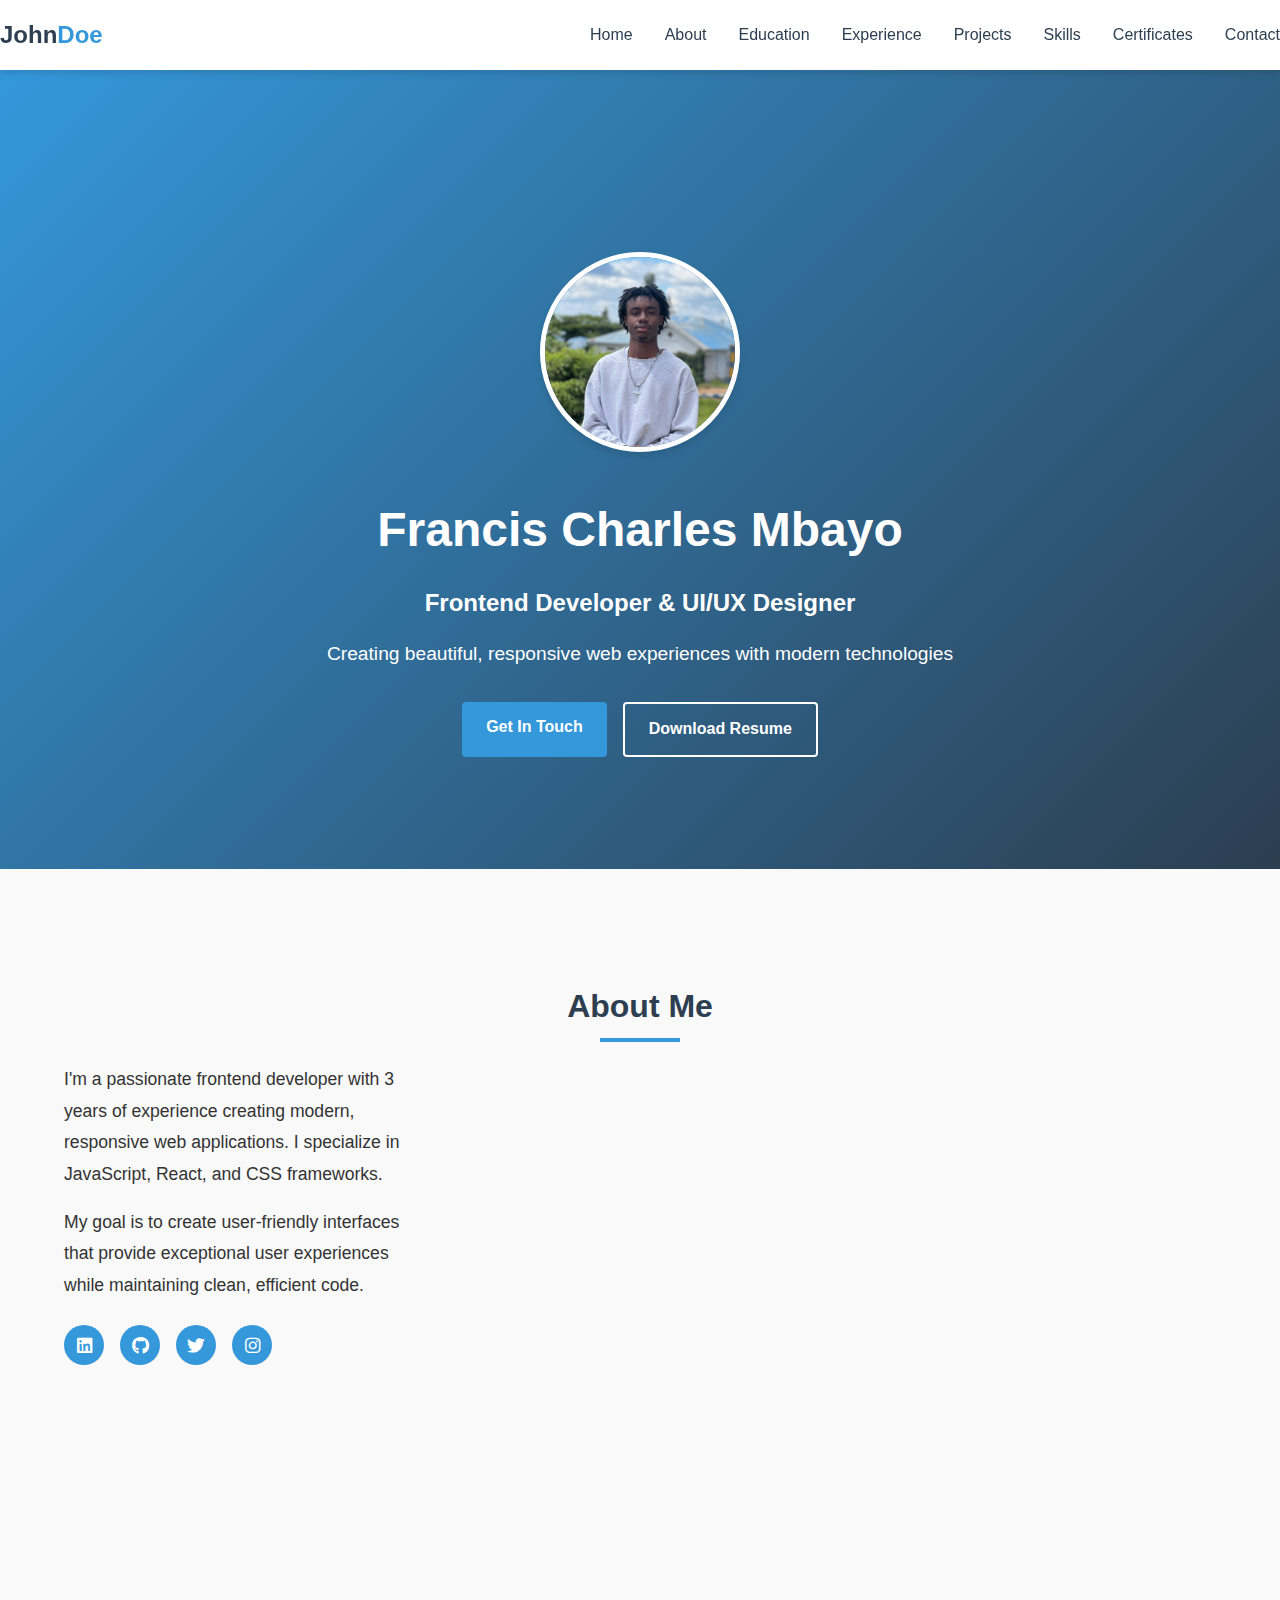
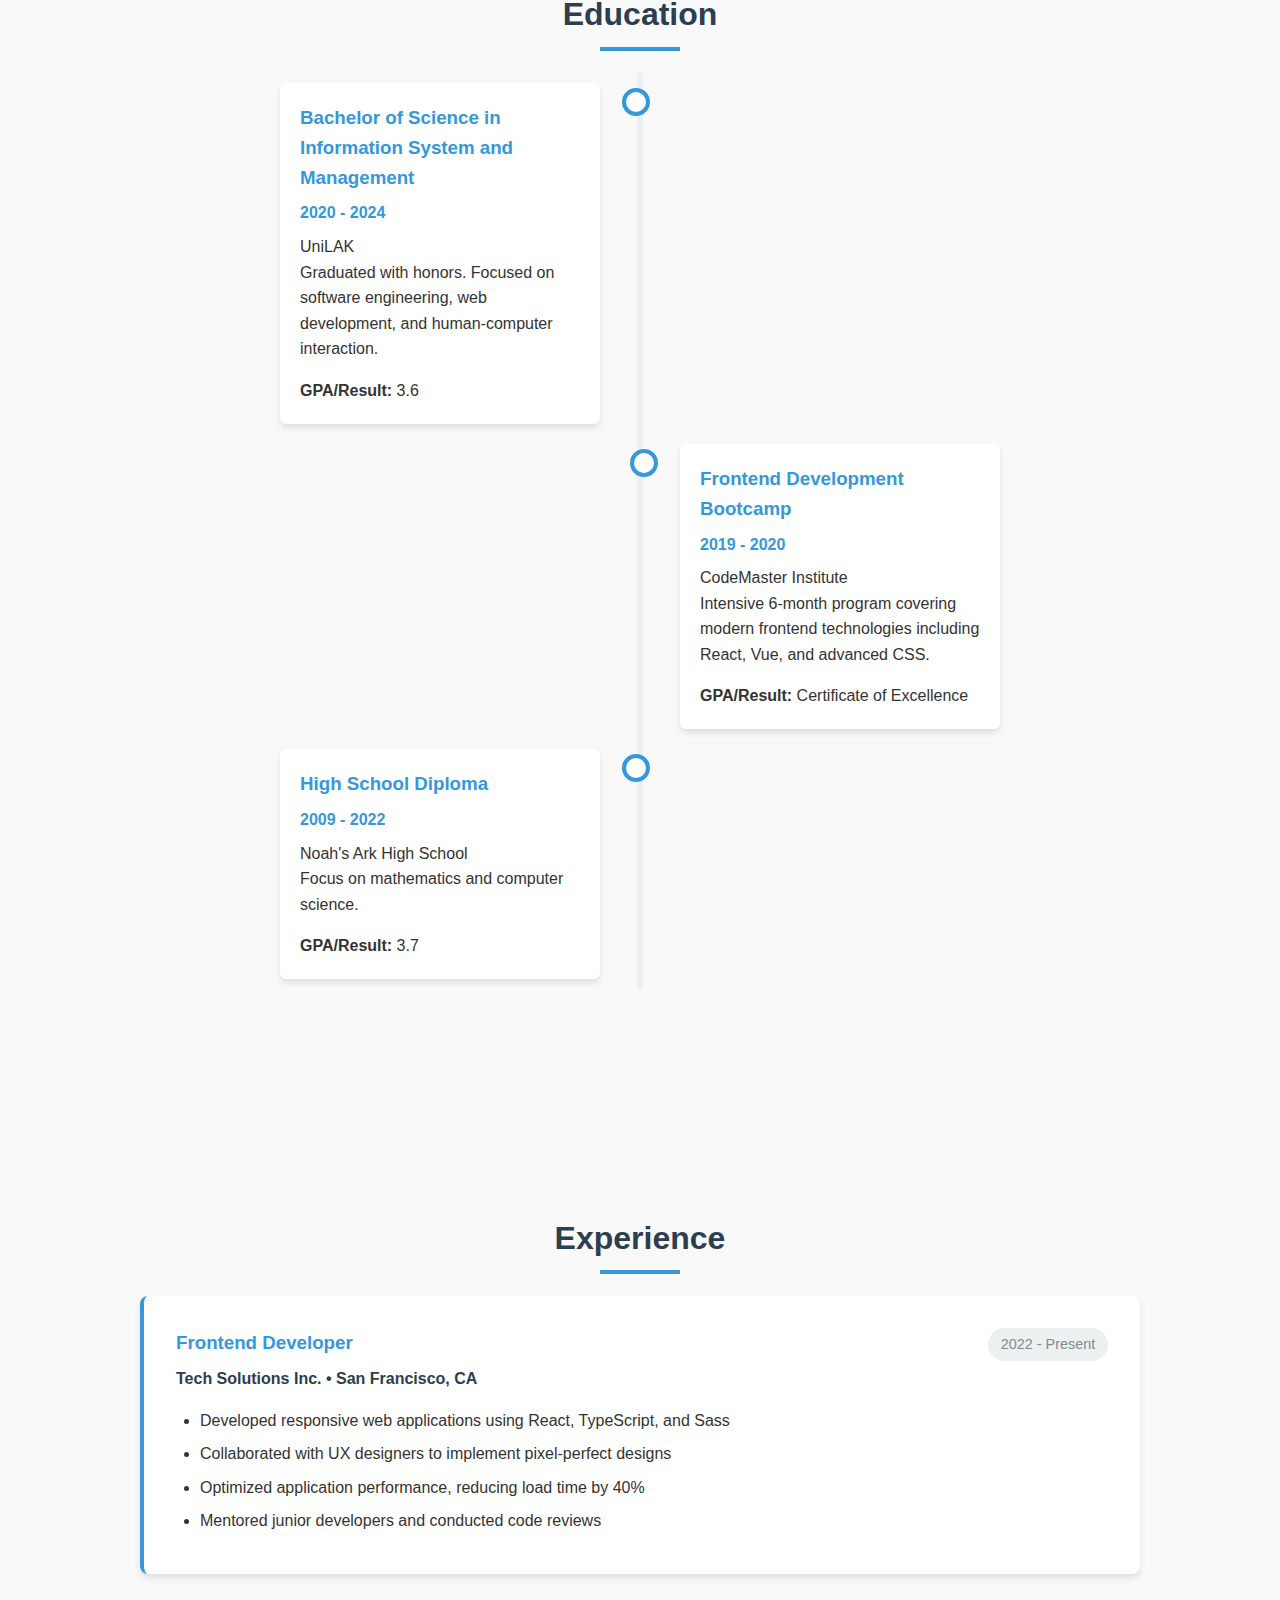
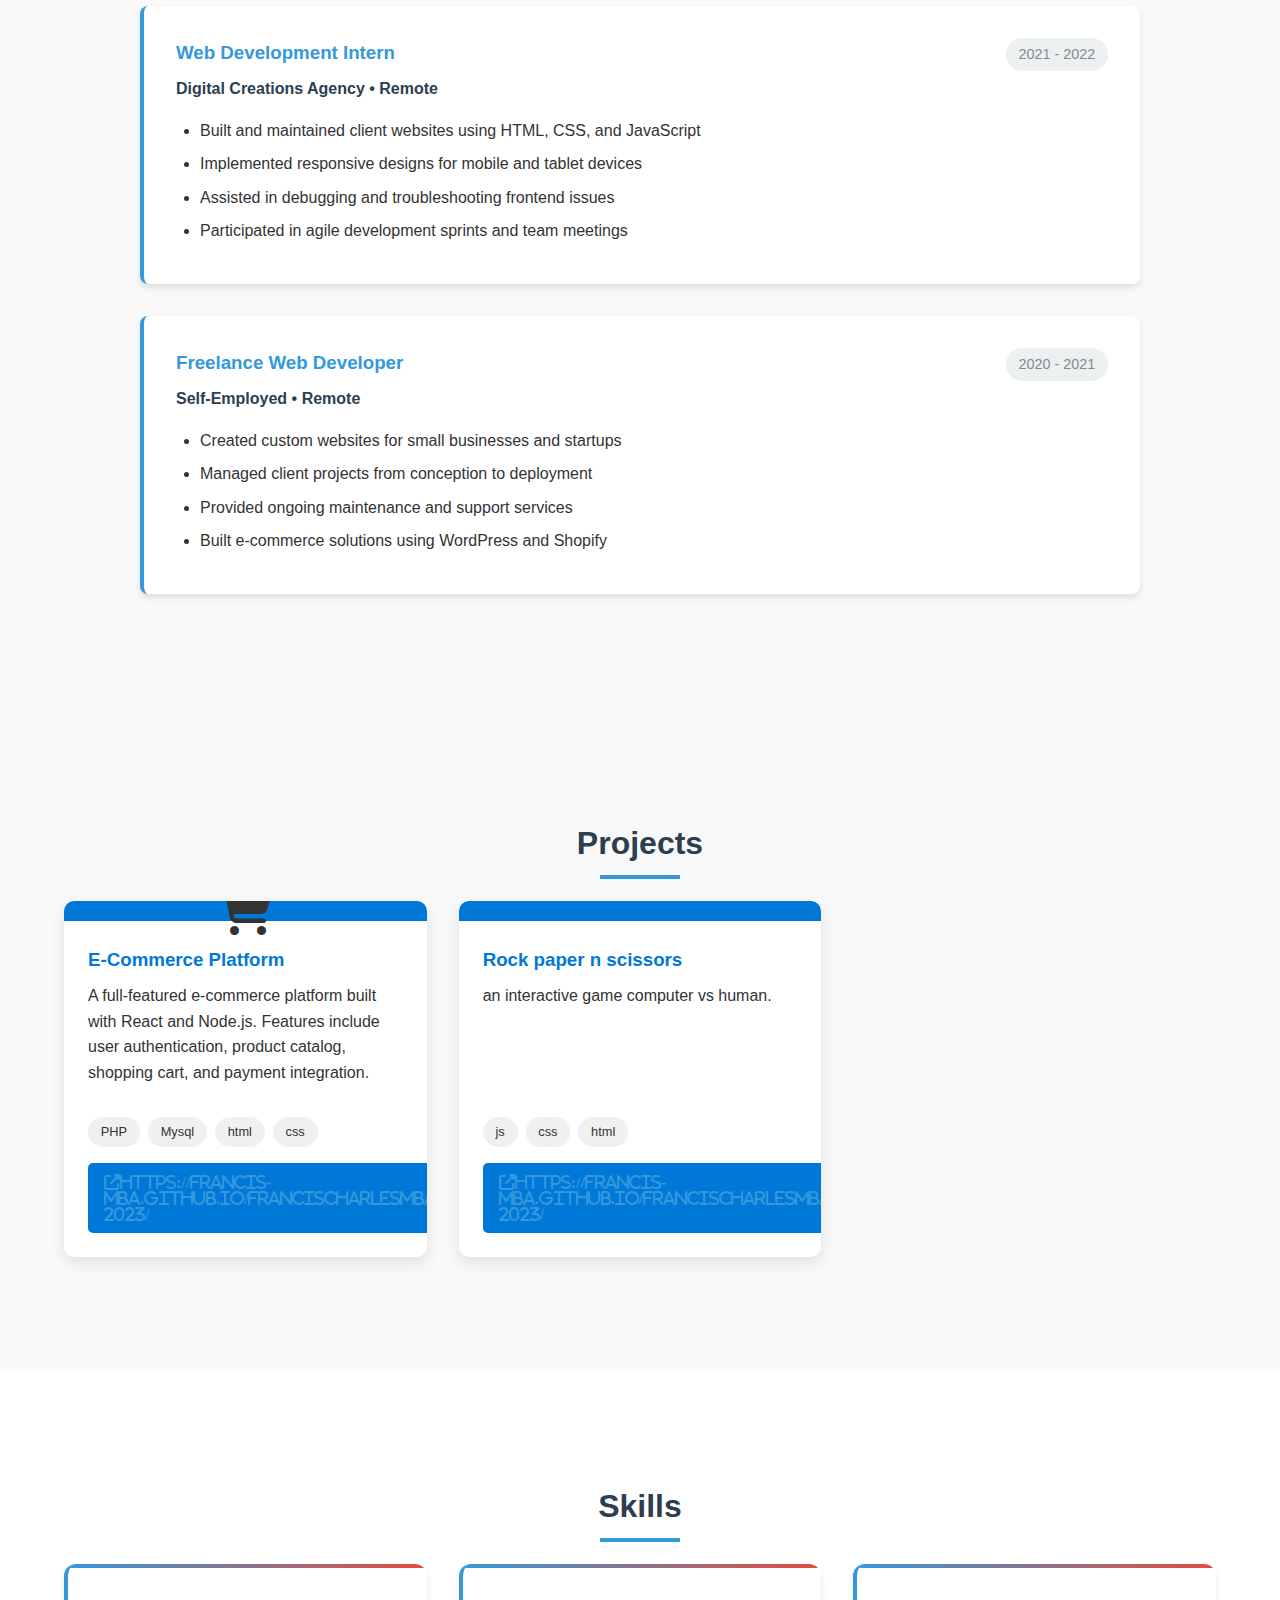
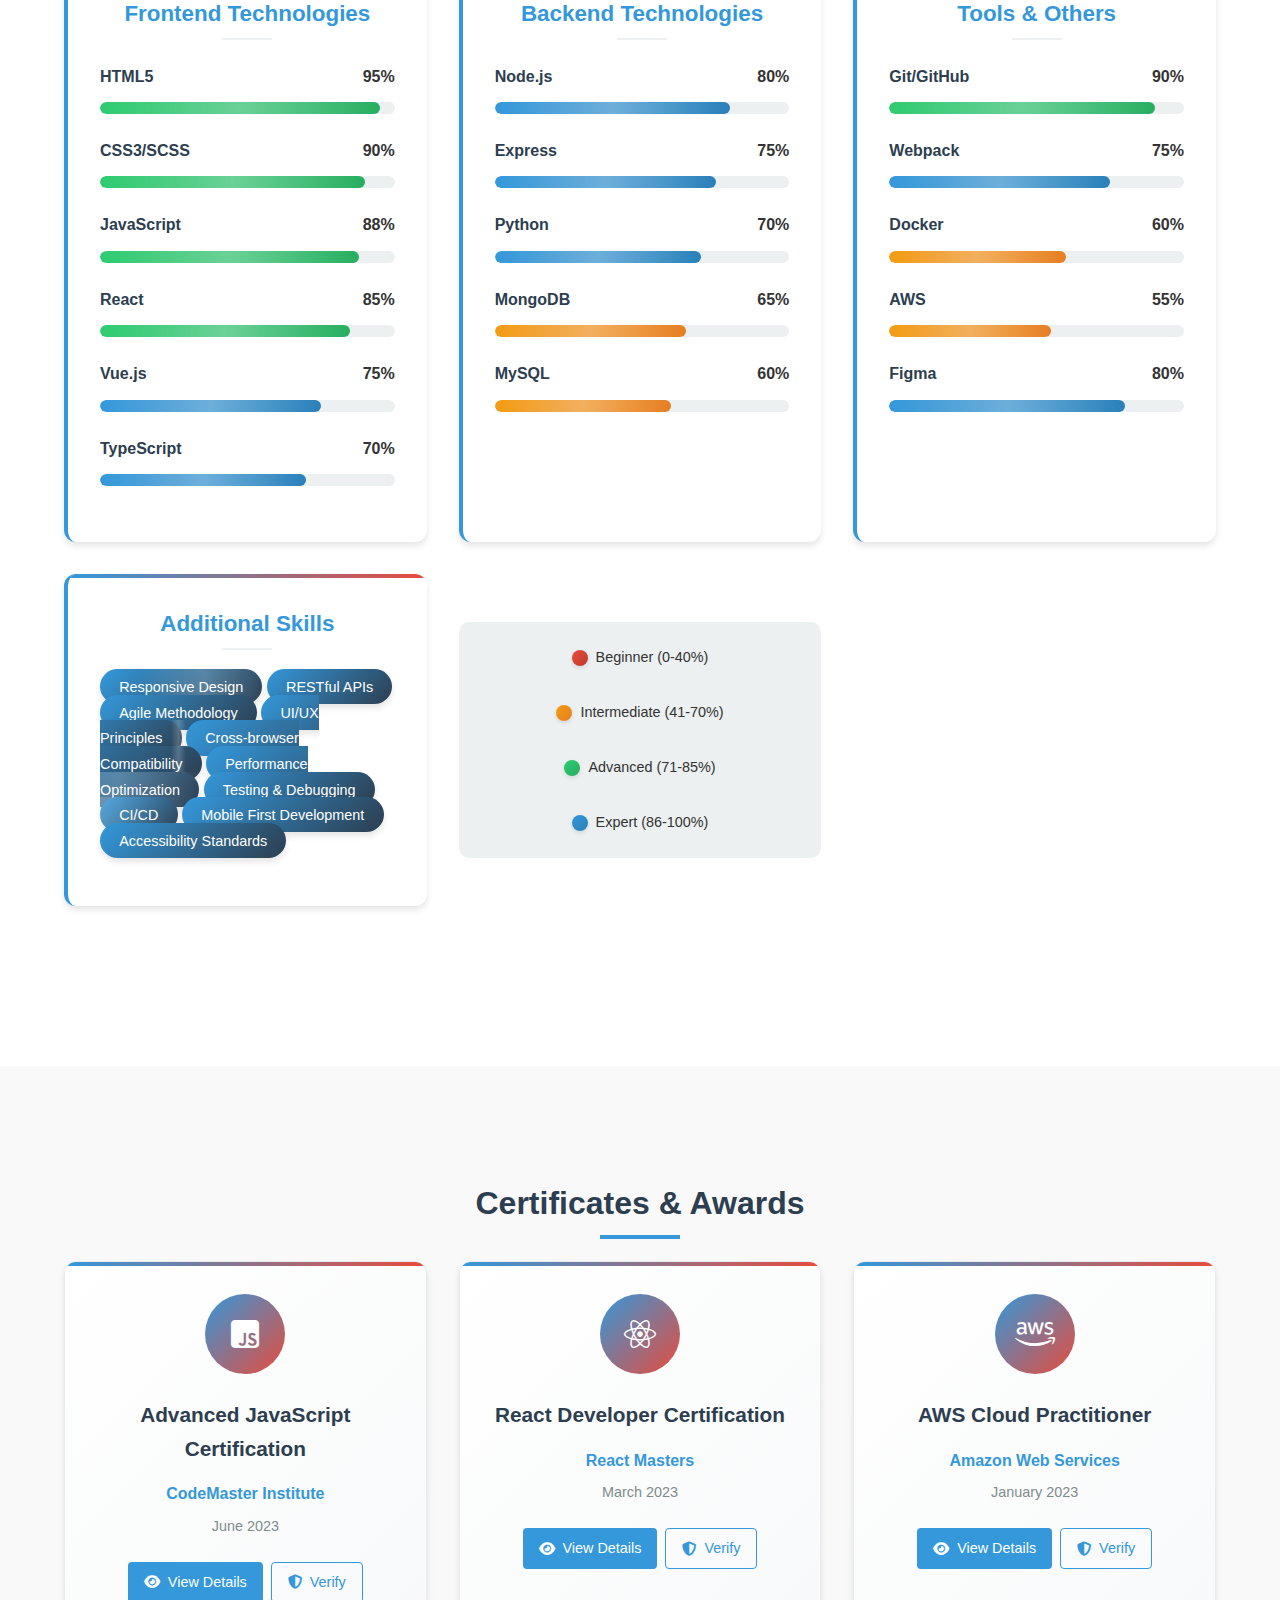
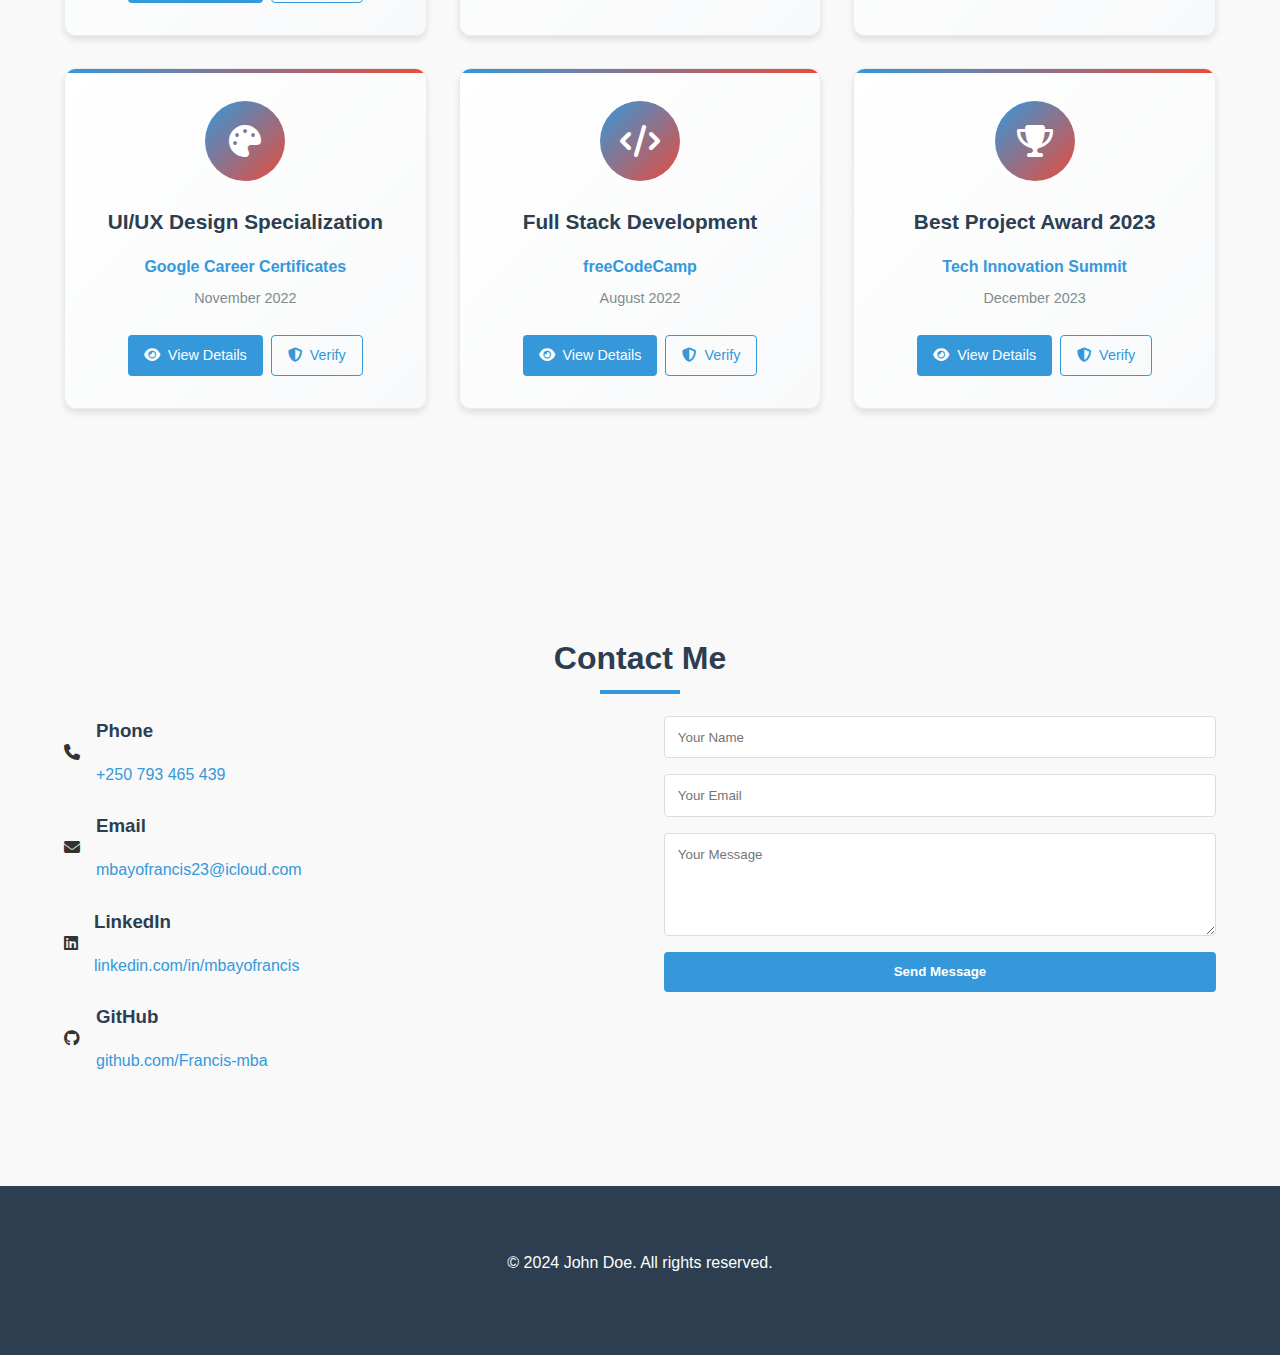
<file: Portfolio/index.html>
<!-- Francis Charles Mbayo -->

<!DOCTYPE html>
<html lang="en">
<head>
    <meta charset="UTF-8">
    <meta name="viewport" content="width=device-width, initial-scale=1.0">
    <title>Francis Charles Mbayo| Portfolio</title>
    <link rel="stylesheet" href="https://cdnjs.cloudflare.com/ajax/libs/font-awesome/6.4.0/css/all.min.css">
    <link rel="stylesheet" href="css/style.css">
    <link rel="stylesheet" href="css/certificates.css">
    <link rel="stylesheet" href="css/skills.css">
    <link rel="stylesheet" href="css/experience.css">
    <link rel="stylesheet" href="css/education.css">
    <link rel="stylesheet" href="css/project.css">
</head>
<body>
    <!-- Navigation -->
    <header>
        <nav class="nav-container">
            <div class="logo">John<span>Doe</span></div>
            <ul class="nav-links">
                <li><a href="#home">Home</a></li>
                <li><a href="#about">About</a></li>
                <li><a href="#education">Education</a></li>
                <li><a href="#experience">Experience</a></li>
                <li><a href="#projects">Projects</a></li>
                <li><a href="#skills">Skills</a></li>
                <li><a href="#certificates">Certificates</a></li>
                <li><a href="#contact">Contact</a></li>
            </ul>
            <div class="hamburger">
                <i class="fas fa-bars"></i>
            </div>
        </nav>
    </header>

    <!-- Hero Section -->
    <section id="home" class="hero">
        <div class="container">
            <div class="hero-content">
                <img src="img/WhatsApp Image 2025-11-10 at 15.23.28_44eb12c9.jpg" alt="Profile Photo" class="profile-img">
                <h1>Francis Charles Mbayo</h1>
                <h2>Frontend Developer & UI/UX Designer</h2>
                <p>Creating beautiful, responsive web experiences with modern technologies</p>
                <div class="hero-btns">
                    <a href="#contact" class="btn">Get In Touch</a>
                    <a href="resume.pdf" class="btn btn-outline" download>Download Resume</a>
                </div>
            </div>
        </div>
    </section>

    <!-- About Section -->
    <section id="about" class="about">
        <div class="container">
            <h2>About Me</h2>
            <div class="about-content">
                <div class="about-text">
                    <p>I'm a passionate frontend developer with 3 years of experience creating modern, responsive web applications. I specialize in JavaScript, React, and CSS frameworks.</p>
                    <p>My goal is to create user-friendly interfaces that provide exceptional user experiences while maintaining clean, efficient code.</p>
                    <div class="social-links">
                        <a href="#"><i class="fab fa-linkedin"></i></a>
                        <a href="#"><i class="fab fa-github"></i></a>
                        <a href="#"><i class="fab fa-twitter"></i></a>
                        <a href="#"><i class="fab fa-instagram"></i></a>
                    </div>
                </div>
            </div>
        </div>
    </section>

    <!-- Education Section -->
    <section id="education" class="education">
        <div class="container">
            <h2>Education</h2>
            <div id="education-container" class="education-container">
                <!-- Education content will be loaded by education.js -->
            </div>
        </div>
    </section>

    <!-- Experience Section -->
    <section id="experience" class="experience">
        <div class="container">
            <h2>Experience</h2>
            <div id="experience-container" class="experience-container">
                <!-- Experience content will be loaded by experience.js -->
            </div>
        </div>
    </section>

    <!-- Projects Section -->
    <section id="projects" class="projects">
        <div class="container">
            <h2>Projects</h2>
            <div id="projects-container" class="projects-grid">
                <!-- Projects content will be loaded by projects.js -->
            </div>
        </div>
    </section>

    <!-- Skills Section -->
    <section id="skills" class="skills">
        <div class="container">
            <h2>Skills</h2>
            <div id="skills-container" class="skills-container">
                <!-- Skills content will be loaded by skills.js -->
            </div>
        </div>
    </section>

    <!-- Certificates Section -->
    <section id="certificates" class="certificates">
        <div class="container">
            <h2>Certificates & Awards</h2>
            <div id="certificates-container" class="certificates-grid">
                <!-- Certificates content will be loaded by certificates.js -->
            </div>
        </div>
    </section>

 <!-- ===========================
     CONTACT SECTION
=========================== -->
<section id="contact" class="contact">
    <div class="container">

        <!-- Section Title -->
        <h2>Contact Me</h2>

        <div class="contact-container">

            <!-- ===========================
                 CONTACT INFORMATION (LEFT)
            ============================ -->
            <div class="contact-info">

                <!-- Phone -->
                <div class="contact-item">
                    <i class="fas fa-phone"></i>
                    <div>
                        <h3>Phone</h3>
                        <a href="tel:+250793465439">+250 793 465 439</a>
                    </div>
                </div>

                <!-- Email -->
                <div class="contact-item">
                    <i class="fas fa-envelope"></i>
                    <div>
                        <h3>Email</h3>
                        <a href="mailto:mbayofrancis23@icloud.com">
                            mbayofrancis23@icloud.com
                        </a>
                    </div>
                </div>

                <!-- LinkedIn -->
                <div class="contact-item">
                    <i class="fab fa-linkedin"></i>
                    <div>
                        <h3>LinkedIn</h3>
                        <a href="https://linkedin.com/in/mbayofrancis" target="_blank">
                            linkedin.com/in/mbayofrancis
                        </a>
                    </div>
                </div>

                <!-- GitHub -->
                <div class="contact-item">
                    <i class="fab fa-github"></i>
                    <div>
                        <h3>GitHub</h3>
                        <a href="https://github.com/Francis-mba" target="_blank">
                            github.com/Francis-mba
                        </a>
                    </div>
                </div>

            </div>

            <!-- ===========================
                 CONTACT FORM (RIGHT)
            ============================ -->
            <form class="contact-form">
                
                <!-- Name Input -->
                <input type="text" placeholder="Your Name" required>
                
                <!-- Email Input -->
                <input type="email" placeholder="Your Email" required>
                
                <!-- Message Area -->
                <textarea placeholder="Your Message" rows="5" required></textarea>
                
                <!-- Submit Button -->
                <button type="submit" class="btn">Send Message</button>

            </form>

        </div>
    </div>
</section>



    <!-- Footer -->
    <footer>
        <div class="container">
            <p>&copy; 2024 John Doe. All rights reserved.</p>
        </div>
    </footer>

    <!-- JavaScript Files -->
    <script src="js/main.js"></script>
    <script src="js/education.js"></script>
    <script src="js/experience.js"></script>
    <script src="js/project.js"></script>
    <script src="js/certificates.js"></script>
    <script src="js/skills.js"></script>
</body>
</html>
</file>
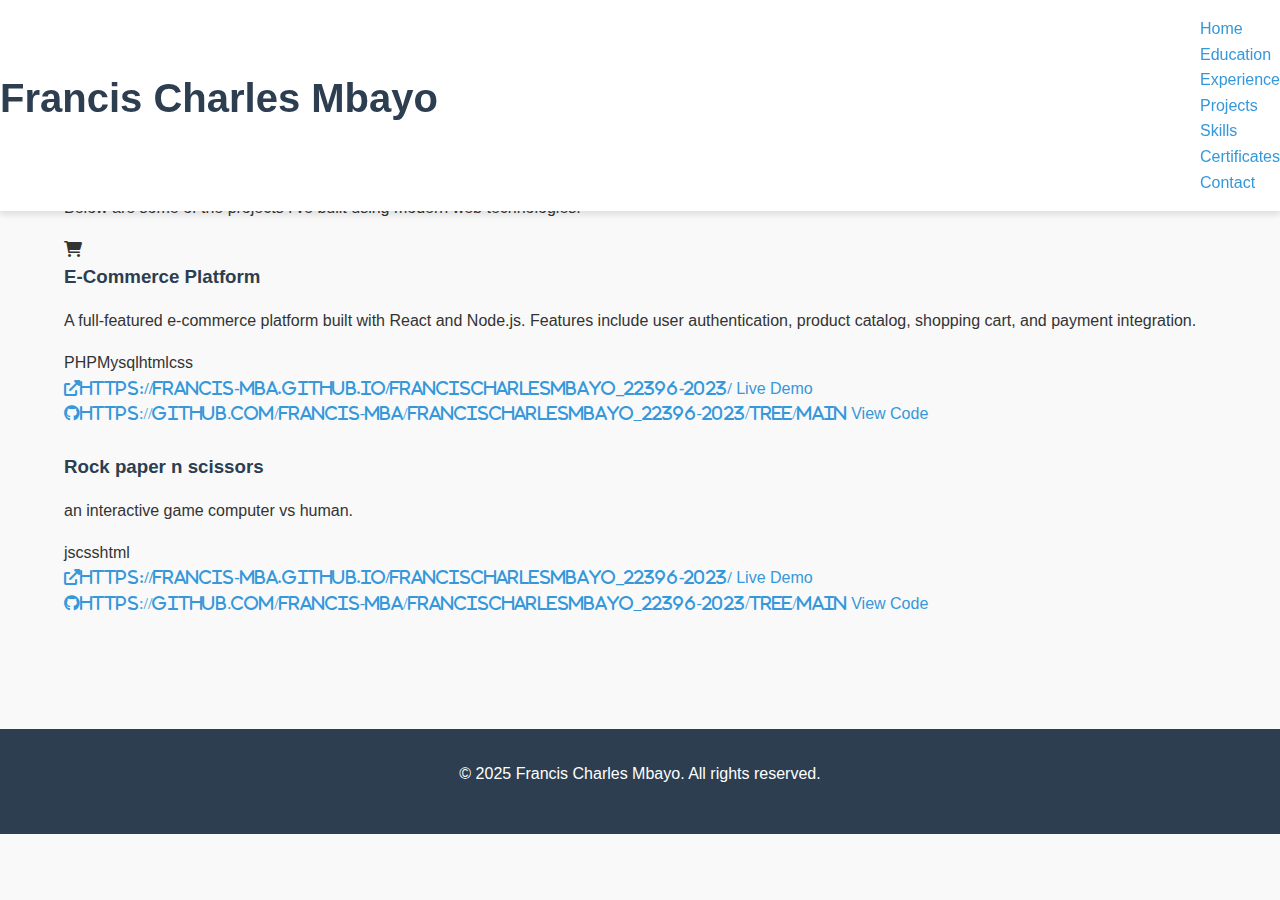
<file: Portfolio/project.html>
<!-- Francis Charles Mbayo -->
<!DOCTYPE html>
<html lang="en">
<head>
    <meta charset="UTF-8">
    <meta name="viewport" content="width=device-width, initial-scale=1.0">
    <title>Projects - Francis Charles Mbayo</title>
    <link rel="stylesheet" href="css/style.css">
    <link rel="stylesheet" href="https://cdnjs.cloudflare.com/ajax/libs/font-awesome/6.0.0-beta3/css/all.min.css">
</head>
<body>
    <header>
        <nav>
            <div class="nav-container">
                <h1>Francis Charles Mbayo</h1>
                <ul>
                    <li><a href="index.html">Home</a></li>
                    <li><a href="education.html">Education</a></li>
                    <li><a href="experience.html">Experience</a></li>
                    <li><a href="project.html" class="active">Projects</a></li>
                    <li><a href="skills.html">Skills</a></li>
                    <li><a href="certificate.html">Certificates</a></li>
                    <li><a href="contact.html">Contact</a></li>
                </ul>
            </div>
        </nav>
    </header>
    <main>
        <section class="section">
            <div class="container">
                <h2>My Projects</h2>
                <p>Below are some of the projects I’ve built using modern web technologies.</p>

                <div id="projects-container" class="projects-grid">
                    <!-- Dynamic Projects Will Load Here via JS -->
                </div>
            </div>
        </section>
    </main>

    <footer>
        <p>&copy; 2025 Francis Charles Mbayo. All rights reserved.</p>
    </footer>

    <script src="js/project.js"></script>
</body>
</html>
</file>
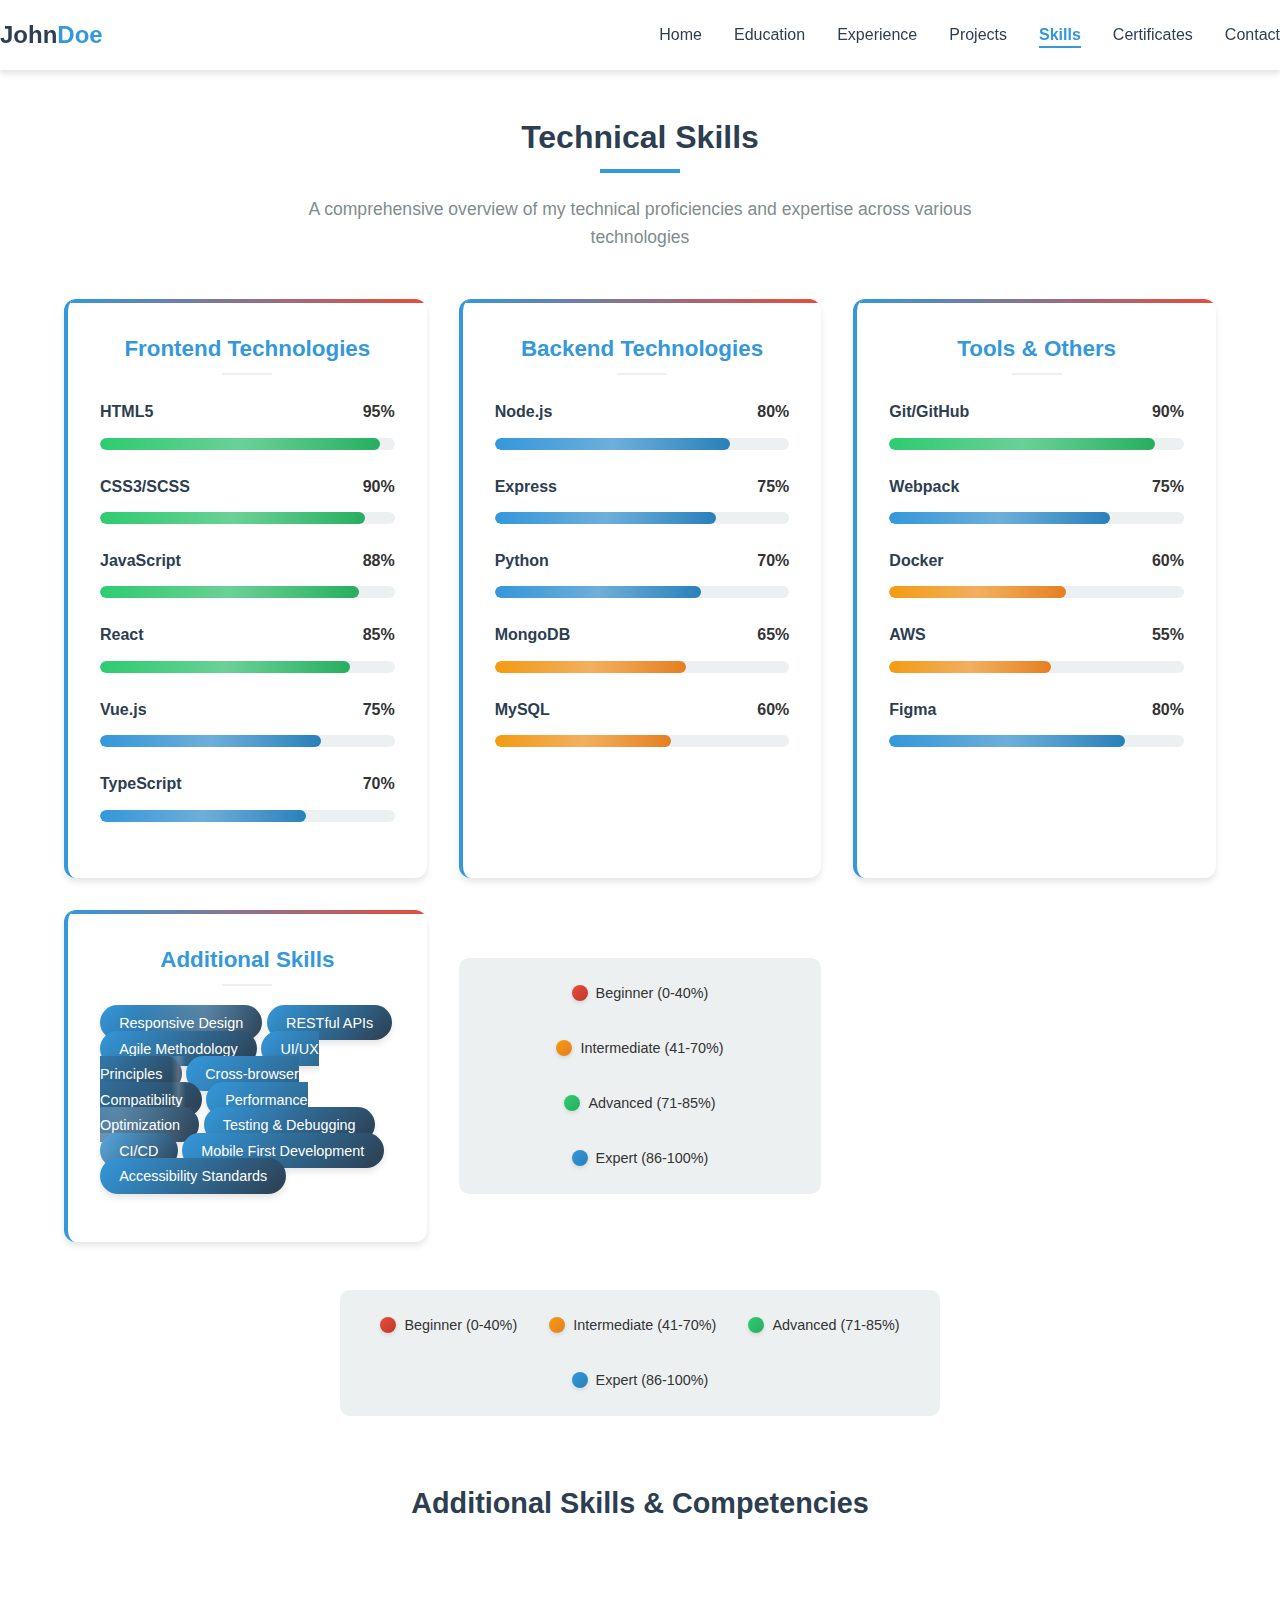
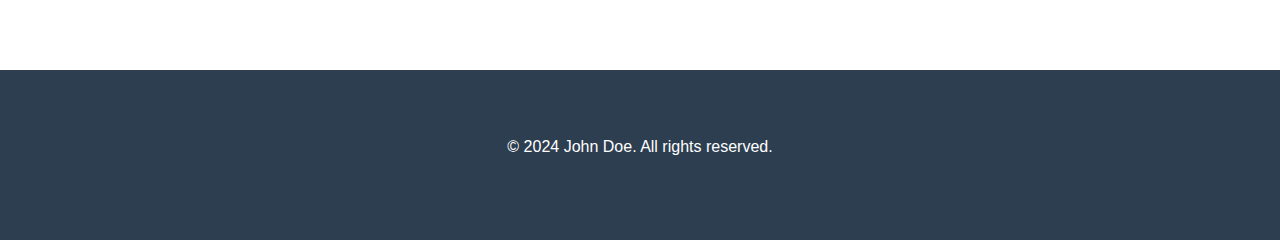
<file: Portfolio/skills.html>
<!-- Francis Charles Mbayo-->


<!DOCTYPE html>
<html lang="en">
<head>
    <meta charset="UTF-8">
    <meta name="viewport" content="width=device-width, initial-scale=1.0">
    <title>Skills - John Doe Portfolio</title>
    <link rel="stylesheet" href="https://cdnjs.cloudflare.com/ajax/libs/font-awesome/6.4.0/css/all.min.css">
    <link rel="stylesheet" href="css/style.css">
    <link rel="stylesheet" href="css/skills.css">
</head>
<body>
    <!-- Navigation -->
    <header>
        <nav class="nav-container">
            <div class="logo">John<span>Doe</span></div>
            <ul class="nav-links">
                <li><a href="index.html">Home</a></li>
                <li><a href="education.html">Education</a></li>
                <li><a href="experience.html">Experience</a></li>
                <li><a href="projects.html">Projects</a></li>
                <li><a href="skills.html" class="active">Skills</a></li>
                <li><a href="certificates.html">Certificates</a></li>
                <li><a href="contact.html">Contact</a></li>
            </ul>
            <div class="hamburger">
                <i class="fas fa-bars"></i>
            </div>
        </nav>
    </header>

    <!-- Skills Section -->
    <section class="skills">
        <div class="container">
            <h2>Technical Skills</h2>
            <p class="section-subtitle">A comprehensive overview of my technical proficiencies and expertise across various technologies</p>
            
            <div id="skills-container" class="skills-container">
                <!-- Skills content will be loaded by skills.js -->
            </div>
            
            <!-- Skills Legend -->
            <div class="skills-legend">
                <div class="legend-item">
                    <div class="legend-color legend-beginner"></div>
                    <span>Beginner (0-40%)</span>
                </div>
                <div class="legend-item">
                    <div class="legend-color legend-intermediate"></div>
                    <span>Intermediate (41-70%)</span>
                </div>
                <div class="legend-item">
                    <div class="legend-color legend-advanced"></div>
                    <span>Advanced (71-85%)</span>
                </div>
                <div class="legend-item">
                    <div class="legend-color legend-expert"></div>
                    <span>Expert (86-100%)</span>
                </div>
            </div>

            <!-- Additional Skills -->
            <div class="additional-skills">
                <h3>Additional Skills & Competencies</h3>
                <div id="additional-skills-container" class="skills-tags">
                    <!-- Additional skills will be loaded by skills.js -->
                </div>
            </div>
        </div>
    </section>

    <!-- Footer -->
    <footer>
        <div class="container">
            <p>&copy; 2024 John Doe. All rights reserved.</p>
        </div>
    </footer>

    <!-- JavaScript Files -->
    <script src="js/skills.js"></script>
</body>
</html>
</file>
<file: Portfolio/css/style.css>
/*Francis Charles Mbayo*/

/* CSS Variables */
:root {
    --primary-color: #3498db;
    --secondary-color: #2c3e50;
    --accent-color: #e74c3c;
    --light-color: #ecf0f1;
    --dark-color: #34495e;
    --text-color: #333;
    --text-light: #7f8c8d;
    --shadow: 0 4px 6px rgba(0, 0, 0, 0.1);
    --transition: all 0.3s ease;
}

/* Base Styles */
* {
    margin: 0;
    padding: 0;
    box-sizing: border-box;
}

html {
    scroll-behavior: smooth;
}

body {
    font-family: 'Segoe UI', Tahoma, Geneva, Verdana, sans-serif;
    line-height: 1.6;
    color: var(--text-color);
    background-color: #f9f9f9;
}

h1, h2, h3, h4 {
    margin-bottom: 1rem;
    color: var(--secondary-color);
}

h1 {
    font-size: 2.5rem;
}

h2 {
    font-size: 2rem;
    text-align: center;
    margin-bottom: 2rem;
    position: relative;
}

h2::after {
    content: '';
    position: absolute;
    bottom: -10px;
    left: 50%;
    transform: translateX(-50%);
    width: 80px;
    height: 4px;
    background-color: var(--primary-color);
}

p {
    margin-bottom: 1rem;
}

a {
    text-decoration: none;
    color: var(--primary-color);
    transition: var(--transition);
}

a:hover {
    color: var(--accent-color);
}

ul {
    list-style: none;
}

img {
    max-width: 100%;
}

.container {
    width: 90%;
    max-width: 1200px;
    margin: 0 auto;
    padding: 2rem 0;
}

.btn {
    display: inline-block;
    padding: 0.8rem 1.5rem;
    background-color: var(--primary-color);
    color: white;
    border: none;
    border-radius: 4px;
    cursor: pointer;
    transition: var(--transition);
    font-weight: 600;
}

.btn:hover {
    background-color: var(--accent-color);
    transform: translateY(-3px);
    box-shadow: var(--shadow);
}

.btn-outline {
    background-color: transparent;
    border: 2px solid white;
    color: white;
}

.btn-outline:hover {
    background-color: white;
    color: var(--primary-color);
}

section {
    padding: 5rem 0;
}

/* Header & Navigation */
header {
    background-color: white;
    box-shadow: var(--shadow);
    position: fixed;
    width: 100%;
    top: 0;
    z-index: 1000;
}

.nav-container {
    display: flex;
    justify-content: space-between;
    align-items: center;
    padding: 1rem 0;
}

.logo {
    font-size: 1.5rem;
    font-weight: 700;
    color: var(--secondary-color);
}

.logo span {
    color: var(--primary-color);
}

.nav-links {
    display: flex;
    gap: 2rem;
}

.nav-links a {
    color: var(--secondary-color);
    font-weight: 500;
}

.nav-links a:hover {
    color: var(--primary-color);
}

.hamburger {
    display: none;
    cursor: pointer;
    font-size: 1.5rem;
}

/* Hero Section */
.hero {
    background: linear-gradient(135deg, var(--primary-color), var(--secondary-color));
    color: white;
    text-align: center;
    padding: 10rem 0 5rem;
    margin-top: 60px;
}

.hero h1 {
    color: white;
    font-size: 3rem;
    margin-bottom: 1rem;
}

.hero h2 {
    color: white;
    font-size: 1.5rem;
    margin-bottom: 1rem;
}

.hero h2::after {
    display: none;
}

.hero p {
    font-size: 1.2rem;
    max-width: 700px;
    margin: 0 auto 2rem;
}

.profile-img {
    width: 200px;
    height: 200px;
    border-radius: 50%;
    object-fit: cover;
    border: 5px solid white;
    margin-bottom: 2rem;
    box-shadow: var(--shadow);
}

.hero-btns {
    display: flex;
    justify-content: center;
    gap: 1rem;
    flex-wrap: wrap;
}

/* About Section */
.about-content {
    display: grid;
    grid-template-columns: 1fr 2fr;
    gap: 3rem;
    align-items: center;
}

.about-text {
    font-size: 1.1rem;
    line-height: 1.8;
}

.social-links {
    display: flex;
    gap: 1rem;
    margin-top: 1.5rem;
}

.social-links a {
    display: flex;
    align-items: center;
    justify-content: center;
    width: 40px;
    height: 40px;
    background-color: var(--primary-color);
    color: white;
    border-radius: 50%;
    transition: var(--transition);
}

.social-links a:hover {
    background-color: var(--accent-color);
    transform: translateY(-3px);
}

/* Contact Section */
.contact-container {
    display: grid;
    grid-template-columns: 1fr 1fr;
    gap: 3rem;
}

.contact-info {
    display: flex;
    flex-direction: column;
    gap: 1.5rem;
}

.contact-item {
    display: flex;
    align-items: center;
    gap: 1rem;
}

.contact-icon {
    width: 50px;
    height: 50px;
    background-color: var(--primary-color);
    color: white;
    border-radius: 50%;
    display: flex;
    align-items: center;
    justify-content: center;
    font-size: 1.2rem;
}

.contact-form {
    display: flex;
    flex-direction: column;
    gap: 1rem;
}

.contact-form input,
.contact-form textarea {
    padding: 0.8rem;
    border: 1px solid #ddd;
    border-radius: 4px;
    font-family: inherit;
}

.contact-form input:focus,
.contact-form textarea:focus {
    outline: none;
    border-color: var(--primary-color);
}

/* Footer */
footer {
    background-color: var(--secondary-color);
    color: white;
    text-align: center;
    padding: 2rem 0;
}

/* Responsive Design */
@media (max-width: 768px) {
    .hamburger {
        display: block;
    }

    .nav-links {
        position: fixed;
        top: 70px;
        left: -100%;
        width: 100%;
        flex-direction: column;
        background-color: white;
        text-align: center;
        transition: var(--transition);
        box-shadow: var(--shadow);
        padding: 2rem 0;
    }

    .nav-links.active {
        left: 0;
    }

    .hero h1 {
        font-size: 2rem;
    }

    .about-content {
        grid-template-columns: 1fr;
    }

    .contact-container {
        grid-template-columns: 1fr;
    }

    .hero-btns {
        flex-direction: column;
        align-items: center;
    }
}
</file>
<file: Portfolio/css/certificates.css>
/*Francis Charles Mbayo*/
 
 .certificates-grid {
    display: grid;
    grid-template-columns: repeat(auto-fill, minmax(300px, 1fr));
    gap: 2rem;
}

.certificate-card {
    background: linear-gradient(135deg, #ffffff 0%, #f8f9fa 100%);
    border-radius: 12px;
    padding: 2rem;
    box-shadow: var(--shadow);
    transition: var(--transition);
    text-align: center;
    border: 1px solid #e9ecef;
    position: relative;
    overflow: hidden;
}

.certificate-card::before {
    content: '';
    position: absolute;
    top: 0;
    left: 0;
    right: 0;
    height: 4px;
    background: linear-gradient(90deg, var(--primary-color), var(--accent-color));
}

.certificate-card:hover {
    transform: translateY(-10px);
    box-shadow: 0 15px 30px rgba(0, 0, 0, 0.15);
}

.certificate-badge {
    width: 80px;
    height: 80px;
    background: linear-gradient(135deg, var(--primary-color), var(--accent-color));
    border-radius: 50%;
    display: flex;
    align-items: center;
    justify-content: center;
    margin: 0 auto 1.5rem;
    color: white;
    font-size: 2rem;
}

.certificate-card h3 {
    color: var(--secondary-color);
    margin-bottom: 1rem;
    font-size: 1.3rem;
}

.certificate-card .issuer {
    color: var(--primary-color);
    font-weight: 600;
    margin-bottom: 0.5rem;
    display: block;
}

.certificate-card .date {
    color: var(--text-light);
    font-size: 0.9rem;
    margin-bottom: 1rem;
    display: block;
}

.certificate-actions {
    display: flex;
    gap: 0.5rem;
    justify-content: center;
    margin-top: 1.5rem;
}

.certificate-link {
    padding: 0.5rem 1rem;
    background-color: var(--primary-color);
    color: white;
    border-radius: 4px;
    font-size: 0.9rem;
    transition: var(--transition);
    display: flex;
    align-items: center;
    gap: 0.5rem;
}

.certificate-link:hover {
    background-color: var(--accent-color);
    transform: translateY(-2px);
}

.certificate-link.outline {
    background-color: transparent;
    border: 1px solid var(--primary-color);
    color: var(--primary-color);
}

.certificate-link.outline:hover {
    background-color: var(--primary-color);
    color: white;
}

/* Certificate Detail Page Styles */
.certificate-detail {
    padding: 8rem 0 5rem;
    min-height: 100vh;
}

.certificate-header {
    text-align: center;
    margin-bottom: 3rem;
    padding-bottom: 2rem;
    border-bottom: 2px solid var(--light-color);
}

.certificate-header h1 {
    font-size: 2.5rem;
    margin-bottom: 1rem;
    color: var(--secondary-color);
}

.certificate-meta {
    display: flex;
    justify-content: center;
    gap: 2rem;
    flex-wrap: wrap;
    color: var(--text-light);
}

.certificate-content {
    display: grid;
    grid-template-columns: 2fr 1fr;
    gap: 3rem;
    align-items: start;
}

.certificate-info h2 {
    text-align: left;
    margin-bottom: 1.5rem;
}

.certificate-info h2::after {
    left: 0;
    transform: none;
}

.skills-gained {
    margin: 2rem 0;
}

.skills-gained h3 {
    color: var(--primary-color);
    margin-bottom: 1rem;
}

.skills-gained ul {
    list-style-type: disc;
    margin-left: 1.5rem;
}

.skills-gained li {
    margin-bottom: 0.5rem;
    color: var(--text-color);
}
</file>
<file: Portfolio/css/skills.css>
/*Francis Charles Mbayo*/

/* Skills Section Styles */
.skills {
    background-color: white;
    padding: 5rem 0;
}

.section-subtitle {
    text-align: center;
    max-width: 700px;
    margin: 0 auto 3rem;
    color: var(--text-light);
    font-size: 1.1rem;
}

.skills-container {
    display: grid;
    grid-template-columns: repeat(auto-fit, minmax(300px, 1fr));
    gap: 2rem;
    margin-bottom: 3rem;
}

.skill-category {
    background-color: white;
    border-radius: 12px;
    padding: 2rem;
    box-shadow: var(--shadow);
    transition: var(--transition);
    border-left: 4px solid var(--primary-color);
    position: relative;
    overflow: hidden;
}

.skill-category::before {
    content: '';
    position: absolute;
    top: 0;
    left: 0;
    right: 0;
    height: 4px;
    background: linear-gradient(90deg, var(--primary-color), var(--accent-color));
}

.skill-category:hover {
    transform: translateY(-10px);
    box-shadow: 0 15px 30px rgba(0, 0, 0, 0.15);
}

.skill-category h3 {
    color: var(--primary-color);
    margin-bottom: 1.5rem;
    text-align: center;
    font-size: 1.4rem;
    position: relative;
    padding-bottom: 0.5rem;
}

.skill-category h3::after {
    content: '';
    position: absolute;
    bottom: 0;
    left: 50%;
    transform: translateX(-50%);
    width: 50px;
    height: 2px;
    background-color: var(--light-color);
}

.skill-item {
    margin-bottom: 1.5rem;
    animation: fadeInUp 0.6s ease;
}

.skill-name {
    display: flex;
    justify-content: space-between;
    align-items: center;
    margin-bottom: 0.8rem;
    font-weight: 600;
}

.skill-name span:first-child {
    color: var(--secondary-color);
    font-size: 1rem;
}

.skill-percentage {
    color: var(--primary-color);
    font-weight: 700;
    font-size: 0.9rem;
    background-color: var(--light-color);
    padding: 0.2rem 0.6rem;
    border-radius: 12px;
}

.skill-bar {
    height: 12px;
    background-color: var(--light-color);
    border-radius: 6px;
    overflow: hidden;
    position: relative;
}

.skill-level {
    height: 100%;
    background: linear-gradient(90deg, var(--primary-color), var(--accent-color));
    border-radius: 6px;
    transition: width 1.5s ease-in-out;
    width: 0;
    position: relative;
}

.skill-level::after {
    content: '';
    position: absolute;
    top: 0;
    left: 0;
    right: 0;
    bottom: 0;
    background: linear-gradient(90deg, transparent, rgba(255,255,255,0.3), transparent);
    animation: shimmer 2s infinite;
}

/* Additional Skills */
.additional-skills {
    margin-top: 4rem;
    text-align: center;
}

.additional-skills h3 {
    color: var(--secondary-color);
    margin-bottom: 2rem;
    font-size: 1.8rem;
}

.skills-tags {
    display: flex;
    flex-wrap: wrap;
    gap: 1rem;
    justify-content: center;
    max-width: 800px;
    margin: 0 auto;
}

.skill-tag {
    background: linear-gradient(135deg, var(--primary-color), var(--secondary-color));
    color: white;
    padding: 0.6rem 1.2rem;
    border-radius: 25px;
    font-size: 0.9rem;
    font-weight: 500;
    transition: var(--transition);
    box-shadow: var(--shadow);
    position: relative;
    overflow: hidden;
}

.skill-tag::before {
    content: '';
    position: absolute;
    top: 0;
    left: -100%;
    width: 100%;
    height: 100%;
    background: linear-gradient(90deg, transparent, rgba(255,255,255,0.2), transparent);
    transition: left 0.5s;
}

.skill-tag:hover {
    transform: translateY(-3px);
    box-shadow: 0 8px 20px rgba(0, 0, 0, 0.15);
}

.skill-tag:hover::before {
    left: 100%;
}

/* Skills Legend */
.skills-legend {
    display: flex;
    justify-content: center;
    gap: 2rem;
    margin: 3rem 0;
    flex-wrap: wrap;
    padding: 1.5rem;
    background-color: var(--light-color);
    border-radius: 10px;
    max-width: 600px;
    margin-left: auto;
    margin-right: auto;
}

.legend-item {
    display: flex;
    align-items: center;
    gap: 0.5rem;
    font-size: 0.9rem;
    color: var(--text-color);
}

.legend-color {
    width: 16px;
    height: 16px;
    border-radius: 50%;
    box-shadow: 0 2px 4px rgba(0,0,0,0.1);
}

.legend-beginner {
    background: linear-gradient(135deg, #e74c3c, #c0392b);
}

.legend-intermediate {
    background: linear-gradient(135deg, #f39c12, #e67e22);
}

.legend-advanced {
    background: linear-gradient(135deg, #2ecc71, #27ae60);
}

.legend-expert {
    background: linear-gradient(135deg, #3498db, #2980b9);
}

/* Animations */
@keyframes fadeInUp {
    from {
        opacity: 0;
        transform: translateY(20px);
    }
    to {
        opacity: 1;
        transform: translateY(0);
    }
}

@keyframes shimmer {
    0% {
        transform: translateX(-100%);
    }
    100% {
        transform: translateX(100%);
    }
}

/* Skill Level Colors based on percentage */
.skill-level[data-level="95"],
.skill-level[data-level="90"],
.skill-level[data-level="88"],
.skill-level[data-level="85"] {
    background: linear-gradient(90deg, #2ecc71, #27ae60);
}

.skill-level[data-level="80"],
.skill-level[data-level="75"],
.skill-level[data-level="70"] {
    background: linear-gradient(90deg, #3498db, #2980b9);
}

.skill-level[data-level="65"],
.skill-level[data-level="60"],
.skill-level[data-level="55"] {
    background: linear-gradient(90deg, #f39c12, #e67e22);
}

/* Active Navigation Link */
.nav-links a.active {
    color: var(--primary-color);
    font-weight: 600;
    position: relative;
}

.nav-links a.active::after {
    content: '';
    position: absolute;
    bottom: -5px;
    left: 0;
    width: 100%;
    height: 2px;
    background-color: var(--primary-color);
}

/* Responsive Design */
@media (max-width: 768px) {
    .skills-container {
        grid-template-columns: 1fr;
        gap: 1.5rem;
    }
    
    .skill-category {
        padding: 1.5rem;
    }
    
    .skills-legend {
        flex-direction: column;
        align-items: center;
        gap: 1rem;
        padding: 1rem;
    }
    
    .skills-tags {
        gap: 0.8rem;
    }
    
    .skill-tag {
        padding: 0.5rem 1rem;
        font-size: 0.85rem;
    }
    
    .additional-skills h3 {
        font-size: 1.5rem;
    }
}

@media (max-width: 480px) {
    .skills {
        padding: 3rem 0;
    }
    
    .skill-category {
        padding: 1rem;
    }
    
    .skill-name {
        flex-direction: column;
        align-items: flex-start;
        gap: 0.3rem;
    }
    
    .skills-tags {
        gap: 0.6rem;
    }
    
    .skill-tag {
        padding: 0.4rem 0.8rem;
        font-size: 0.8rem;
    }
}
</file>
<file: Portfolio/css/experience.css>
/*Francis Charles Mbayo*/

.experience-container {
    max-width: 1000px;
    margin: 0 auto;
}

.experience-grid {
    display: grid;
    gap: 2rem;
}

.experience-card {
    background-color: white;
    border-radius: 8px;
    padding: 2rem;
    box-shadow: var(--shadow);
    transition: var(--transition);
    border-left: 4px solid var(--primary-color);
}

.experience-card:hover {
    transform: translateY(-5px);
    box-shadow: 0 10px 20px rgba(0, 0, 0, 0.15);
}

.experience-header {
    display: flex;
    justify-content: space-between;
    align-items: flex-start;
    margin-bottom: 1rem;
    flex-wrap: wrap;
    gap: 1rem;
}

.experience-title {
    color: var(--primary-color);
    margin-bottom: 0.5rem;
}

.experience-company {
    font-weight: bold;
    color: var(--secondary-color);
}

.experience-date {
    background-color: var(--light-color);
    padding: 0.3rem 0.8rem;
    border-radius: 20px;
    font-size: 0.9rem;
    color: var(--text-light);
}

.experience-responsibilities {
    margin-top: 1rem;
}

.experience-responsibilities ul {
    list-style-type: disc;
    margin-left: 1.5rem;
}

.experience-responsibilities li {
    margin-bottom: 0.5rem;
    color: var(--text-color);
}

@media (max-width: 768px) {
    .experience-header {
        flex-direction: column;
        align-items: flex-start;
    }
    
    .experience-card {
        padding: 1.5rem;
    }
}
</file>
<file: Portfolio/css/education.css>
/*Francis Charles Mbayo*/

.education-container {
    max-width: 800px;
    margin: 0 auto;
}

.timeline {
    position: relative;
    max-width: 800px;
    margin: 0 auto;
}

.timeline::after {
    content: '';
    position: absolute;
    width: 6px;
    background-color: var(--light-color);
    top: 0;
    bottom: 0;
    left: 50%;
    margin-left: -3px;
}

.timeline-item {
    padding: 10px 40px;
    position: relative;
    width: 50%;
    box-sizing: border-box;
}

.timeline-item:nth-child(odd) {
    left: 0;
}

.timeline-item:nth-child(even) {
    left: 50%;
}

.timeline-content {
    padding: 20px;
    background-color: white;
    border-radius: 6px;
    box-shadow: var(--shadow);
    transition: var(--transition);
}

.timeline-content:hover {
    transform: translateY(-5px);
    box-shadow: 0 10px 20px rgba(0, 0, 0, 0.15);
}

.timeline-content h3 {
    color: var(--primary-color);
    margin-bottom: 0.5rem;
}

.timeline-date {
    font-weight: bold;
    color: var(--primary-color);
    margin-bottom: 0.5rem;
}

.timeline-item::after {
    content: '';
    position: absolute;
    width: 20px;
    height: 20px;
    background-color: white;
    border: 4px solid var(--primary-color);
    border-radius: 50%;
    top: 15px;
    z-index: 1;
}

.timeline-item:nth-child(odd)::after {
    right: -10px;
}

.timeline-item:nth-child(even)::after {
    left: -10px;
}

@media (max-width: 768px) {
    .timeline::after {
        left: 31px;
    }
    
    .timeline-item {
        width: 100%;
        padding-left: 70px;
        padding-right: 25px;
    }
    
    .timeline-item:nth-child(even) {
        left: 0;
    }
    
    .timeline-item::after {
        left: 21px;
    }
    
    .timeline-item:nth-child(odd)::after,
    .timeline-item:nth-child(even)::after {
        left: 21px;
    }
}
</file>
<file: Portfolio/css/project.css>
/* Francis Charles Mbayo */

.projects-grid {
    display: grid;
    grid-template-columns: repeat(auto-fill, minmax(350px, 1fr));
    gap: 2rem;
}

.project-card {
    background-color: #fff;
    border-radius: 10px;
    overflow: hidden;
    box-shadow: 0 6px 15px rgba(0, 0, 0, 0.1);
    transition: all 0.3s ease;
    display: flex;
    flex-direction: column;
}

.project-card:hover {
    transform: translateY(-10px);
    box-shadow: 0 10px 25px rgba(0, 0, 0, 0.15);
}

.project-img {
    height: 20px;
    background-color: #0078d7;

    font-size: 3rem;
    display: flex;
    align-items: center;
    justify-content: center;
    position: relative;
}

.project-info {
    padding: 1.5rem;
    flex-grow: 1;
    display: flex;
    flex-direction: column;
}

.project-info h3 {
    color: #0078d7;
    margin-bottom: 0.5rem;
}

.project-description {
    margin-bottom: 1rem;
    flex-grow: 1;
}

.project-tools {
    display: flex;
    flex-wrap: wrap;
    gap: 0.5rem;
    margin: 1rem 0;
}

.tool {
    background-color: #f0f0f0;
    padding: 0.3rem 0.8rem;
    border-radius: 20px;
    font-size: 0.8rem;
    color: #333;
}

.project-links {
    display: flex;
    gap: 1rem;
    margin-top: auto;
}

.project-link {
    display: flex;
    align-items: center;
    gap: 0.5rem;
    padding: 0.5rem 1rem;
    background-color: #0078d7;
    
    border-radius: 5px;
    transition: 0.3s ease;
}

.project-link:hover {
    background-color: #005fa3;
}

.project-link.outline {
    background-color: transparent;
    border: 1px solid #0078d7;
    color: #0078d7;
}

.project-link.outline:hover {
    background-color: #0078d7;

}

@media (max-width: 768px) {
    .projects-grid {
        grid-template-columns: 1fr;
    }
}
</file>
